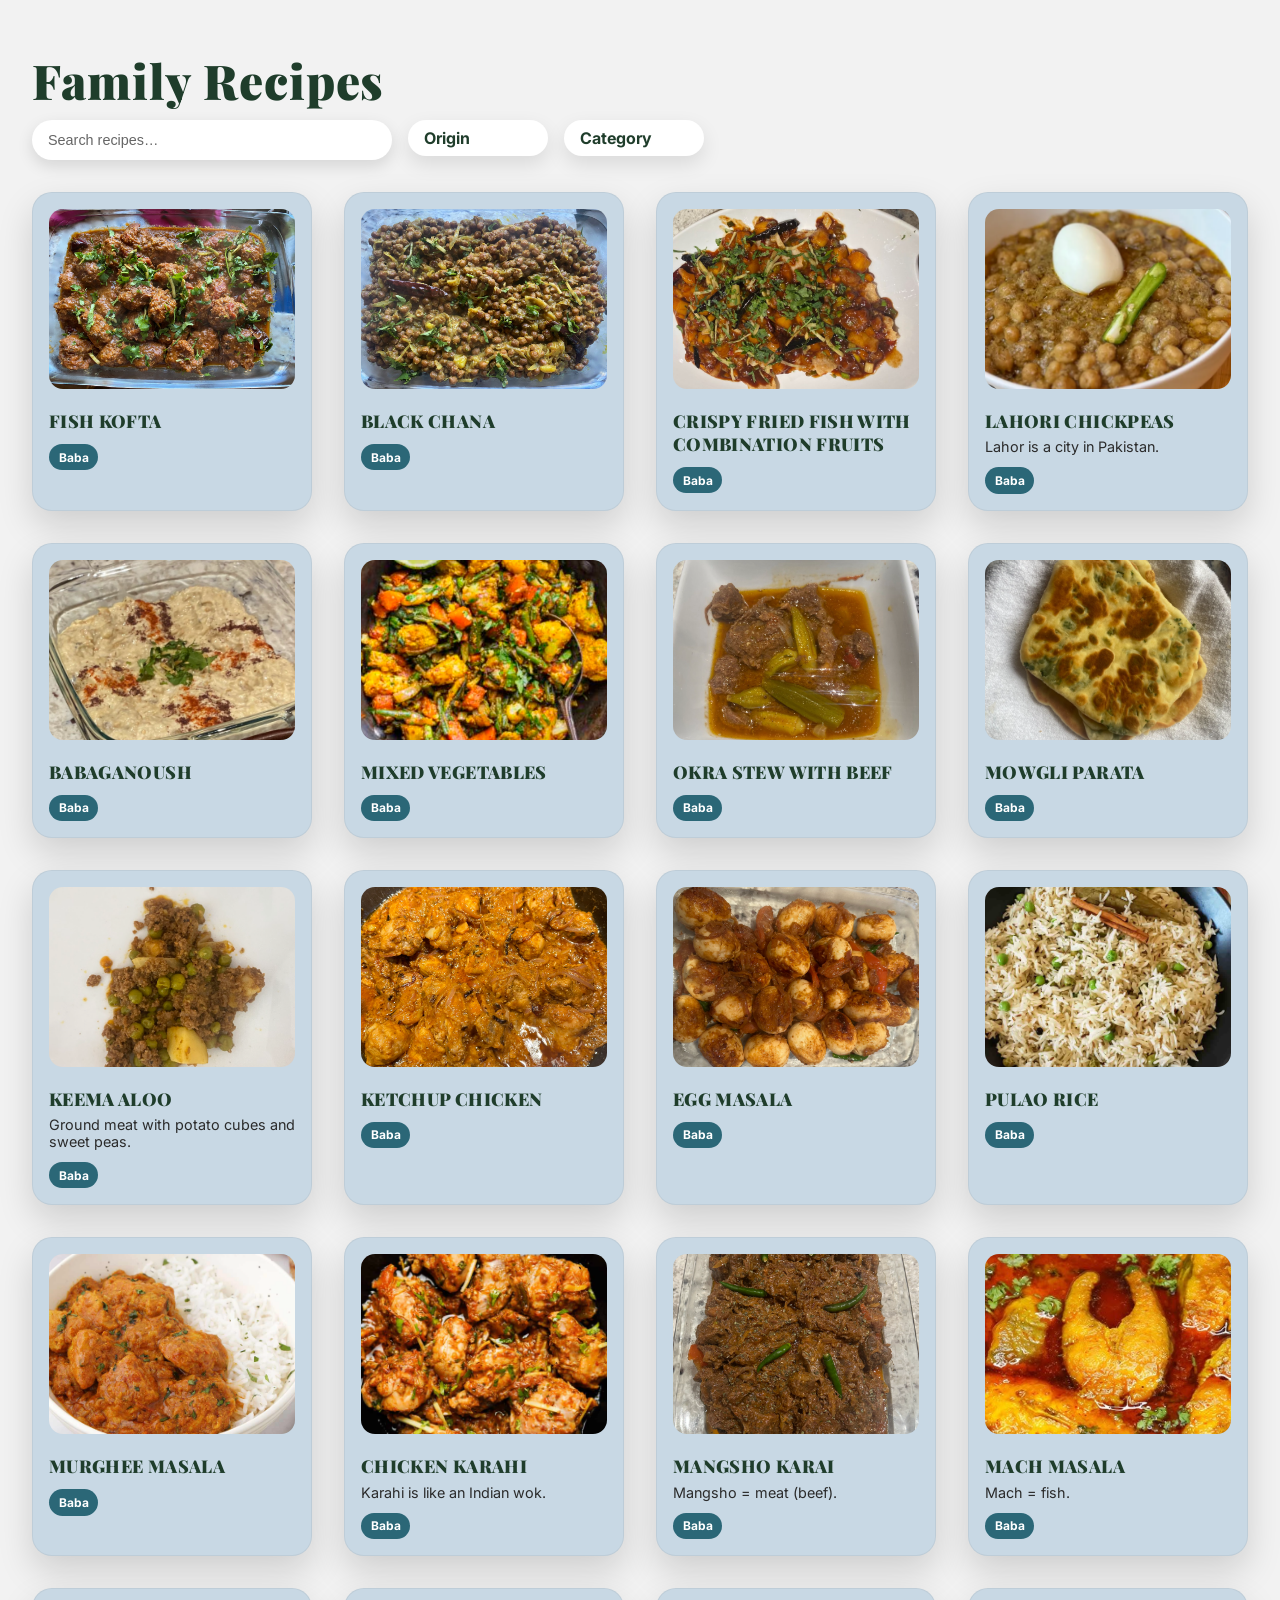
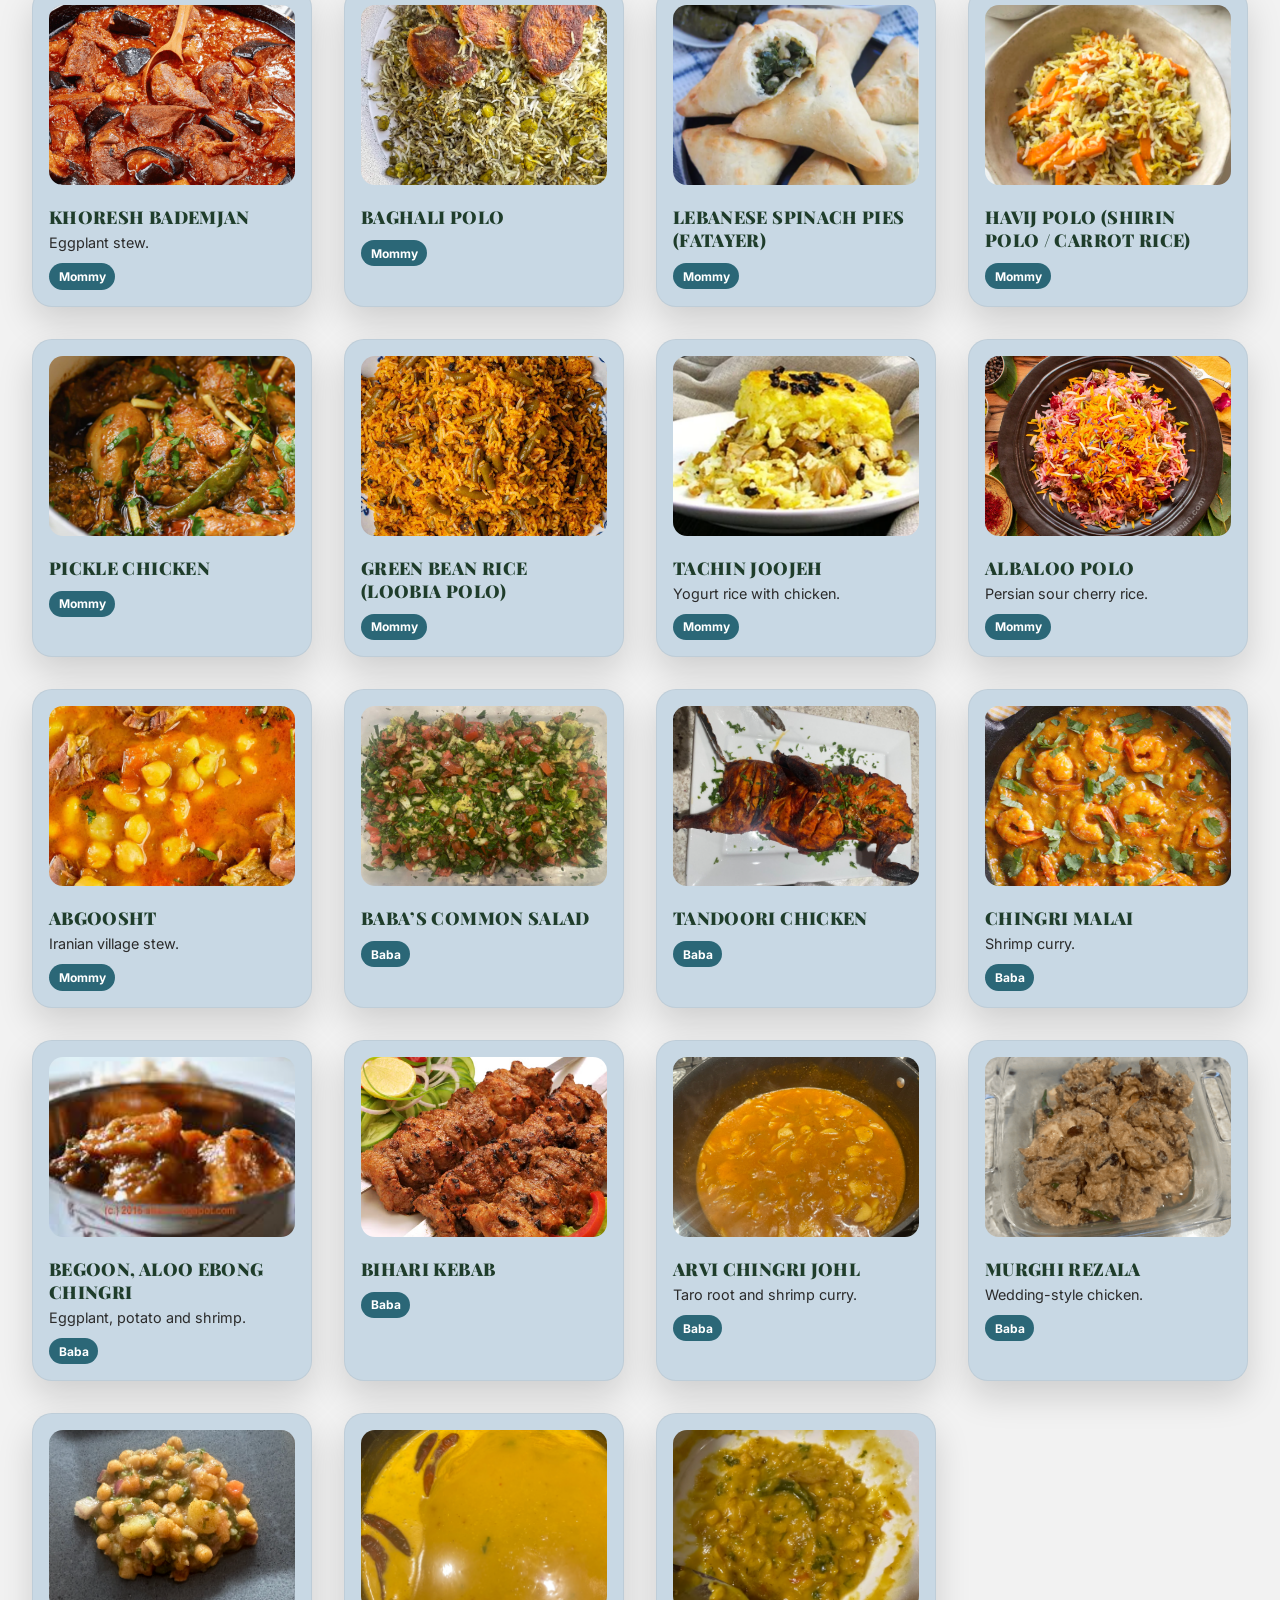
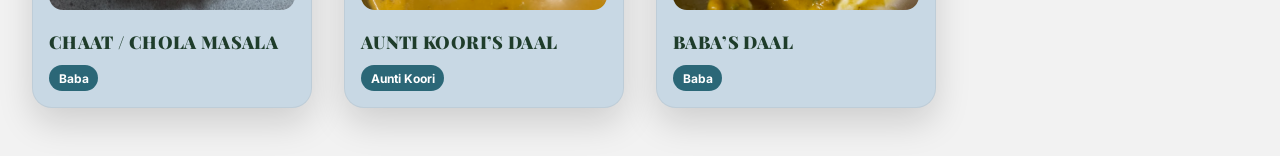
<file: index.html>
<!DOCTYPE html>
<html lang="en">
<head>
  <meta charset="UTF-8" />
  <title>Family Recipes</title>
  <link rel="stylesheet" href="css/styles.css" />
</head>
<body>

  <h1>Family Recipes</h1>

  <div class="filters">
    <input
      type="text"
      id="searchInput"
      placeholder="Search recipes…"
    />

    <details class="filter-dropdown">
      <summary>Origin</summary>
      <label><input type="checkbox" value="Baba" class="filter-origin" /> Baba</label>
      <label><input type="checkbox" value="Mommy" class="filter-origin" /> Mommy</label>
    </details>

    <details class="filter-dropdown">
      <summary>Category</summary>
      <label><input type="checkbox" value="Curry" class="filter-category" /> Curry</label>
      <label><input type="checkbox" value="Rice" class="filter-category" /> Rice</label>
      <label><input type="checkbox" value="Vegetarian" class="filter-category" /> Vegetarian</label>
      <label><input type="checkbox" value="Chicken" class="filter-category" /> Chicken</label>
      <label><input type="checkbox" value="Seafood" class="filter-category" /> Seafood</label>
      <label><input type="checkbox" value="Pakistani" class="filter-category" /> Pakistani</label>
      <label><input type="checkbox" value="Bengali" class="filter-category" /> Bengali</label>
      <label><input type="checkbox" value="Persian" class="filter-category" /> Persian</label>
    </details>
  </div>

  <div id="recipe-grid"></div>

  <!-- JS FILE -->
  <script src="js/recipes.js"></script>
</body>
</html>
</file>
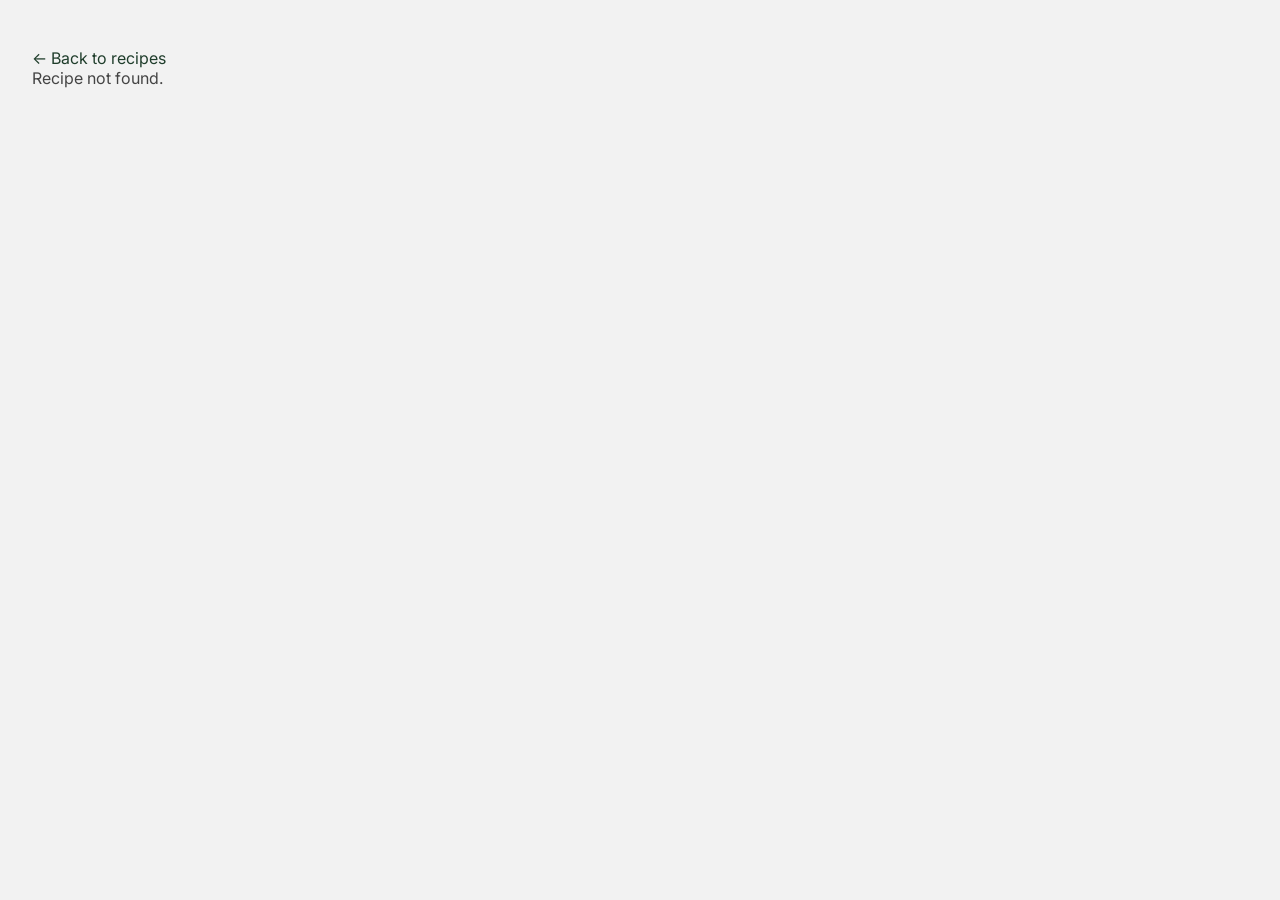
<file: recipe.html>
<!DOCTYPE html>
<html lang="en">
<head>
  <meta charset="UTF-8" />
  <title>Recipe</title>
  <link rel="stylesheet" href="css/styles.css" />
</head>
<body>

  <a href="recipes.html">← Back to recipes</a>

  <div id="recipe-detail"></div>

  <script src="js/recipe.js"></script>
</body>
</html>
</file>
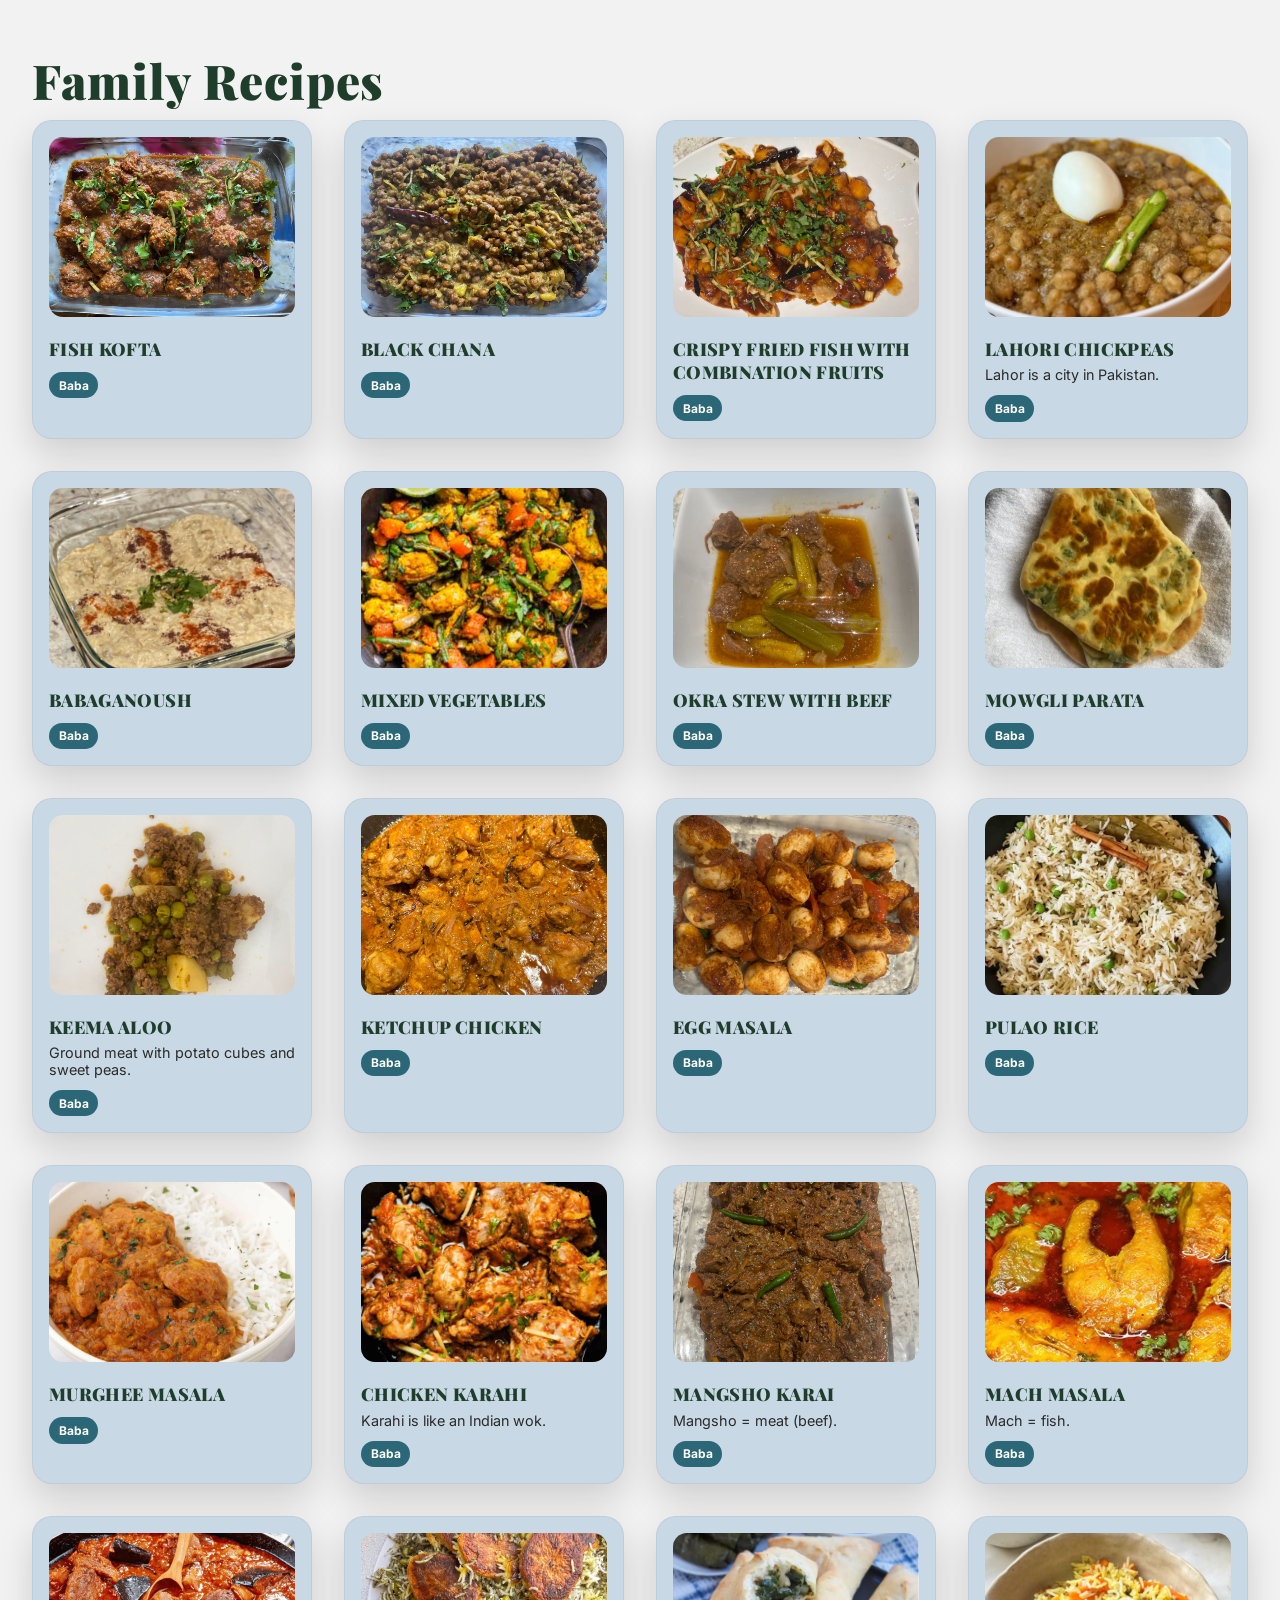
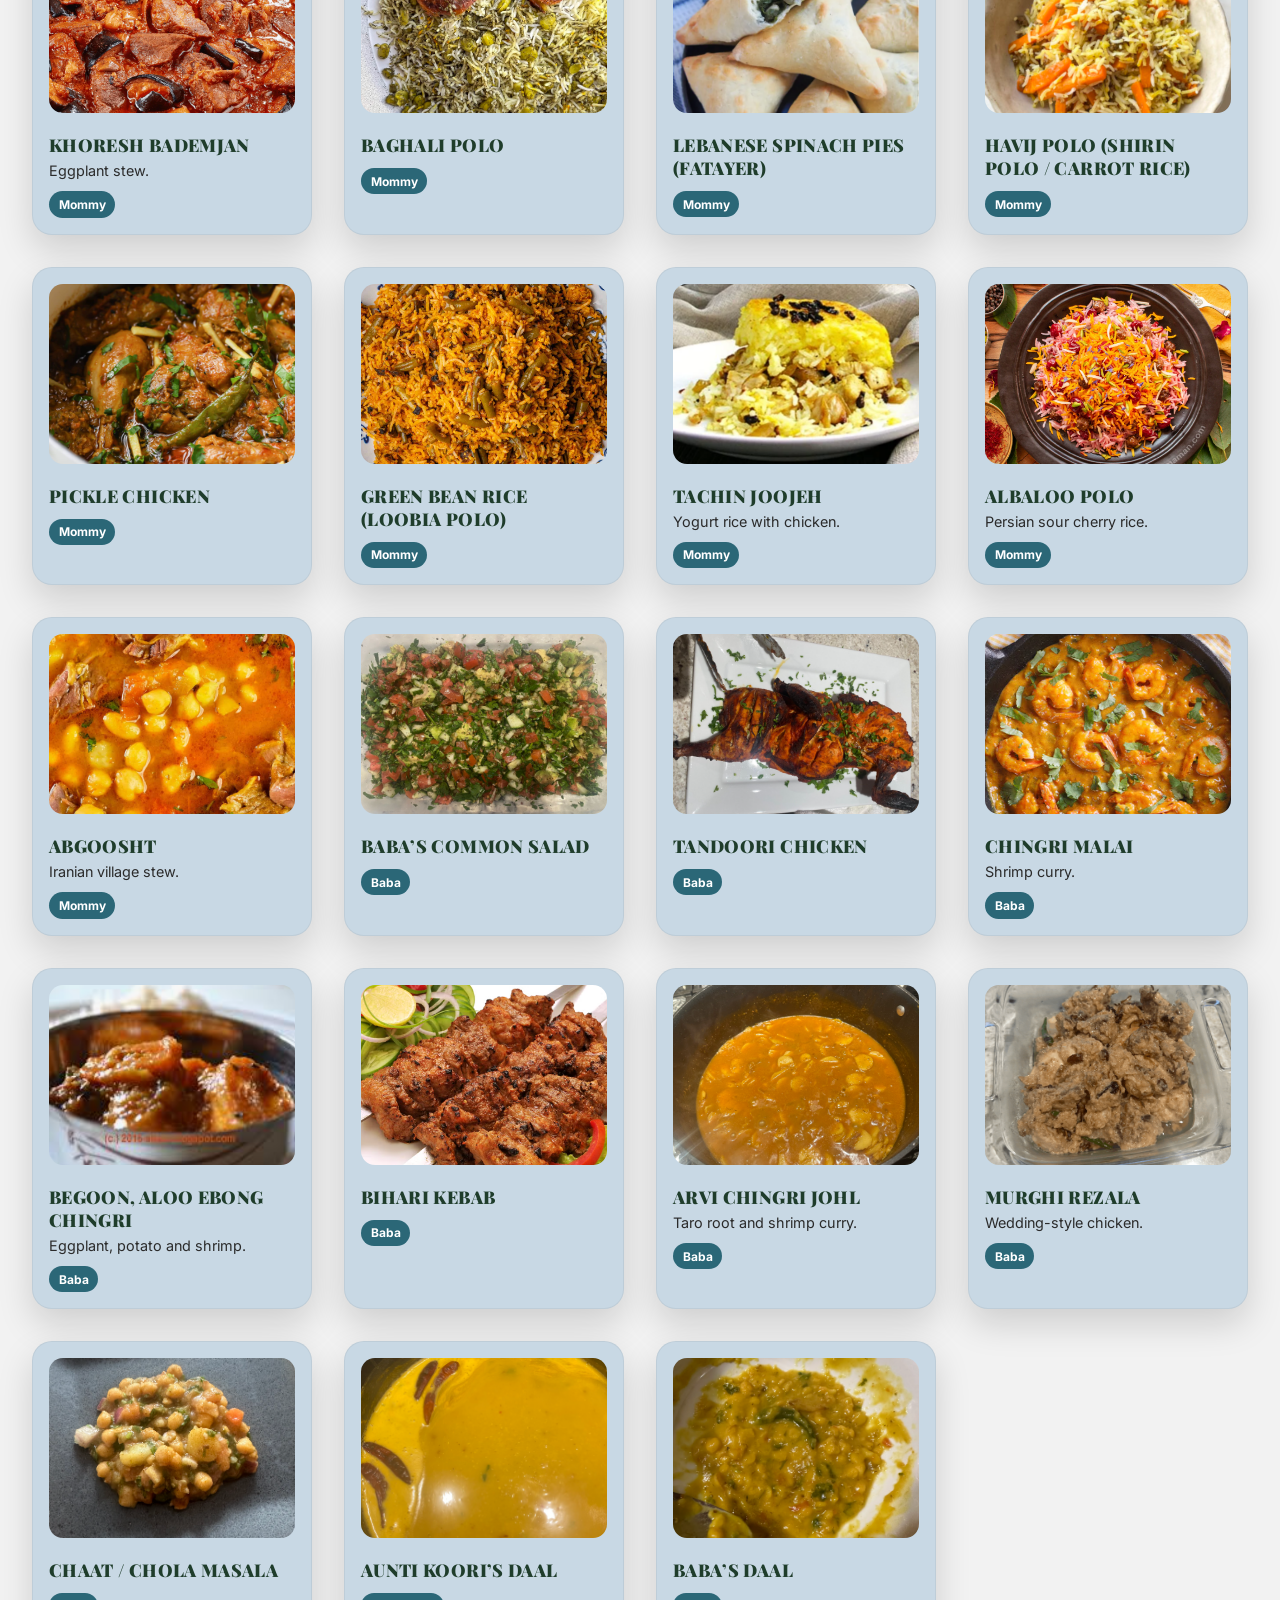
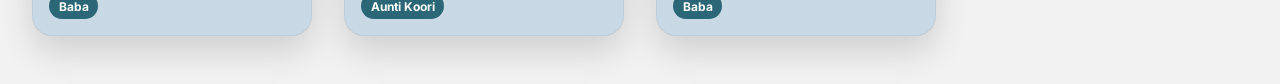
<file: recipes.html>
<!DOCTYPE html>
<html lang="en">
<head>
  <meta charset="UTF-8" />
  <title>Family Recipes</title>
  <link rel="stylesheet" href="css/styles.css" />
</head>
<body>

  <h1>Family Recipes</h1>
  
  <div id="recipe-grid"></div>
  <script src="js/recipes.js"></script>
  
</body>
</html>
</file>
<file: css/styles.css>
/* =========================
   GOOGLE FONTS (REQUIRED)
   ========================= */
   @import url('https://fonts.googleapis.com/css2?family=Inter:wght@300;400;500&family=Playfair+Display:wght@500;600;700&display=swap');

:root {
    --bg-cream: #FBF6EE;
    --card-yellow: #f5e6b7;
    --deep-red: #8C1D18;
    --saffron: #E3A166;
    --emerald: #0FA58A;
    --royal-blue: #1E3DB3;
    --dark-green: #1F3D2B;
    --text-dark: #2A2A2A;
    --shadow-soft: 0 12px 30px rgba(0, 0, 0, 0.12);

    --web-white: #f2f2f2;
    --white: #ffffff;
    --web-blue: #c8d8e4;
    --web-dark-blue: #2b6777;
    --web-green: #52ab98;

  }
  
  /* RESET */
  * {
    box-sizing: border-box;
    margin: 0;
    padding: 0;
  }
  
  /* PAGE */

  body {
    font-family: 'Inter', system-ui, -apple-system, sans-serif;
    background-color: var(--web-white);
    color: var(--dark-green);
    padding: 3rem 2rem;
  }
  
  
  h1 {
    font-size: 3rem;
    font-weight: 900;
    margin-bottom: 0.5rem;
  }
  h1, h2, h3 {
    font-family: 'Playfair Display', serif;
    letter-spacing: 0.02em;
  }  
  
  p {
    margin-bottom: 2rem;
    color: #444;
  }
  
  /* GRID */
  #recipe-grid {
    display: grid;
    grid-template-columns: repeat(auto-fill, minmax(260px, 1fr));
    gap: 2rem;
  }
  
  /* CARD */
  .recipe-card {
    background-color: var(--web-blue);
    border-radius: 20px;
    padding: 1rem;
    box-shadow: 0 15px 35px rgba(0,0,0,0.15);
    transition: transform 0.2s ease, box-shadow 0.2s ease;
  }
  
  .recipe-card:hover {
    transform: translateY(-6px);
    box-shadow: 0 20px 45px rgba(0,0,0,0.2);
  }
  
  /* IMAGE */
  .recipe-card img {
    width: 100%;
    height: 180px;
    object-fit: cover;
    border-radius: 14px;
    background-color: var(--sage);
    margin-bottom: 1rem;
  }
  
  /* TEXT */
  .recipe-card h3 {
    font-size: 1.1rem;
    font-weight: 900;
    text-transform: uppercase;
    margin-bottom: 0.4rem;
  }
  
  .recipe-card p {
    font-size: 0.9rem;
    margin-bottom: 0.75rem;
    color: #2b2b2b;
  }
  
  /* TAG */
  .recipe-card span {
    display: inline-block;
    font-size: 0.75rem;
    font-weight: 700;
    padding: 0.35rem 0.6rem;
    border-radius: 999px;
    background-color: var(--web-dark-blue);
    color: white;
  }
  /* ---------- RECIPE PAGE ---------- */

.recipe-page {
    max-width: 800px;
    margin: 0 auto;
  }
  
  .recipe-page h1 {
    font-size: 2.5rem;
    margin-bottom: 0.5rem;
  }
  
  .recipe-origin {
    display: inline-block;
    background: var(--web-dark-blue);
    color: white;
    padding: 0.4rem 0.7rem;
    border-radius: 999px;
    font-size: 0.75rem;
    margin-bottom: 1.5rem;
  }
  
  .recipe-image {
    width: 100%;
    height: 320px;
    object-fit: cover;
    border-radius: 18px;
    margin: 1.5rem 0;
    background: var(--sage);
  }
  
  .recipe-description {
    font-size: 1.1rem;
    margin-bottom: 2rem;
  }
  
  .recipe-page h2 {
    margin-top: 2rem;
    margin-bottom: 0.75rem;
  }
  
  .recipe-page ul,
  .recipe-page ol {
    padding-left: 1.5rem;
  }
  
  .recipe-page li {
    margin-bottom: 0.5rem;
  }
  
  .recipe-notes {
    background: white;
    padding: 1.5rem;
    border-radius: 14px;
    margin-top: 2rem;
    box-shadow: 0 8px 20px rgba(0,0,0,0.08);
  }
  
/* Remove underline from links in cards & notes */
.recipe-card a,
.recipe-notes a {
  text-decoration: none;
  color: inherit;
}

/* Optional: subtle hover instead of underline */
.recipe-card a:hover,
.recipe-notes a:hover {
  opacity: 0.85;
}

/* REMOVE underline from ALL recipe links */
a {
    text-decoration: none;
    color: inherit;
  }
  
  /* Prevent underline on hover/focus/visited */
  a:hover,
  a:focus,
  a:visited {
    text-decoration: none;
  }
  
  .recipe-card {
    border: 1px solid rgba(0, 0, 0, 0.05);
  }
  
  .recipe-card:hover img {
    transform: scale(1.01);
    transition: transform 0.3s ease;
  }
  
  .filters {
    margin-bottom: 2rem;
  }
  
  #searchInput {
    width: 100%;
    max-width: 360px;
    padding: 0.75rem 1rem;
    border-radius: 999px;
    border: none;
    font-size: 0.9rem;
    box-shadow: 0 6px 16px rgba(0,0,0,0.12);
    outline: none;
  }
  
  #searchInput::placeholder {
    color: #666;
  }
  
  .filters {
    display: flex;
    gap: 1rem;
    align-items: flex-start;
    flex-wrap: wrap;
    margin-bottom: 2rem;
  }
  
  /* Dropdown container */
.filter-dropdown {
    position: relative;
    background: white;
    border-radius: 999px;
    padding: 0.5rem 1rem;
    box-shadow: 0 8px 20px rgba(0,0,0,0.1);
    cursor: pointer;
    min-width: 140px;
  }
  
  /* Summary button */
  .filter-dropdown summary {
    list-style: none;
    font-weight: 700;
    cursor: pointer;
  }
  
  /* Hide default arrow */
  .filter-dropdown summary::-webkit-details-marker {
    display: none;
  }
  
  /* OPEN STATE */
  .filter-dropdown[open] {
    border-radius: 16px;
    padding-bottom: 1rem;
  }
  
  /* Dropdown content spacing */
  .filter-dropdown[open] summary {
    margin-bottom: 0.5rem;
    border-bottom: 1px solid rgba(0,0,0,0.08);
    padding-bottom: 0.4rem;
  }
  
  /* Checkbox list */
  .filter-dropdown label {
    display: block;
    margin-top: 0.5rem;
    font-weight: 500;
    cursor: pointer;
  }
</file>
